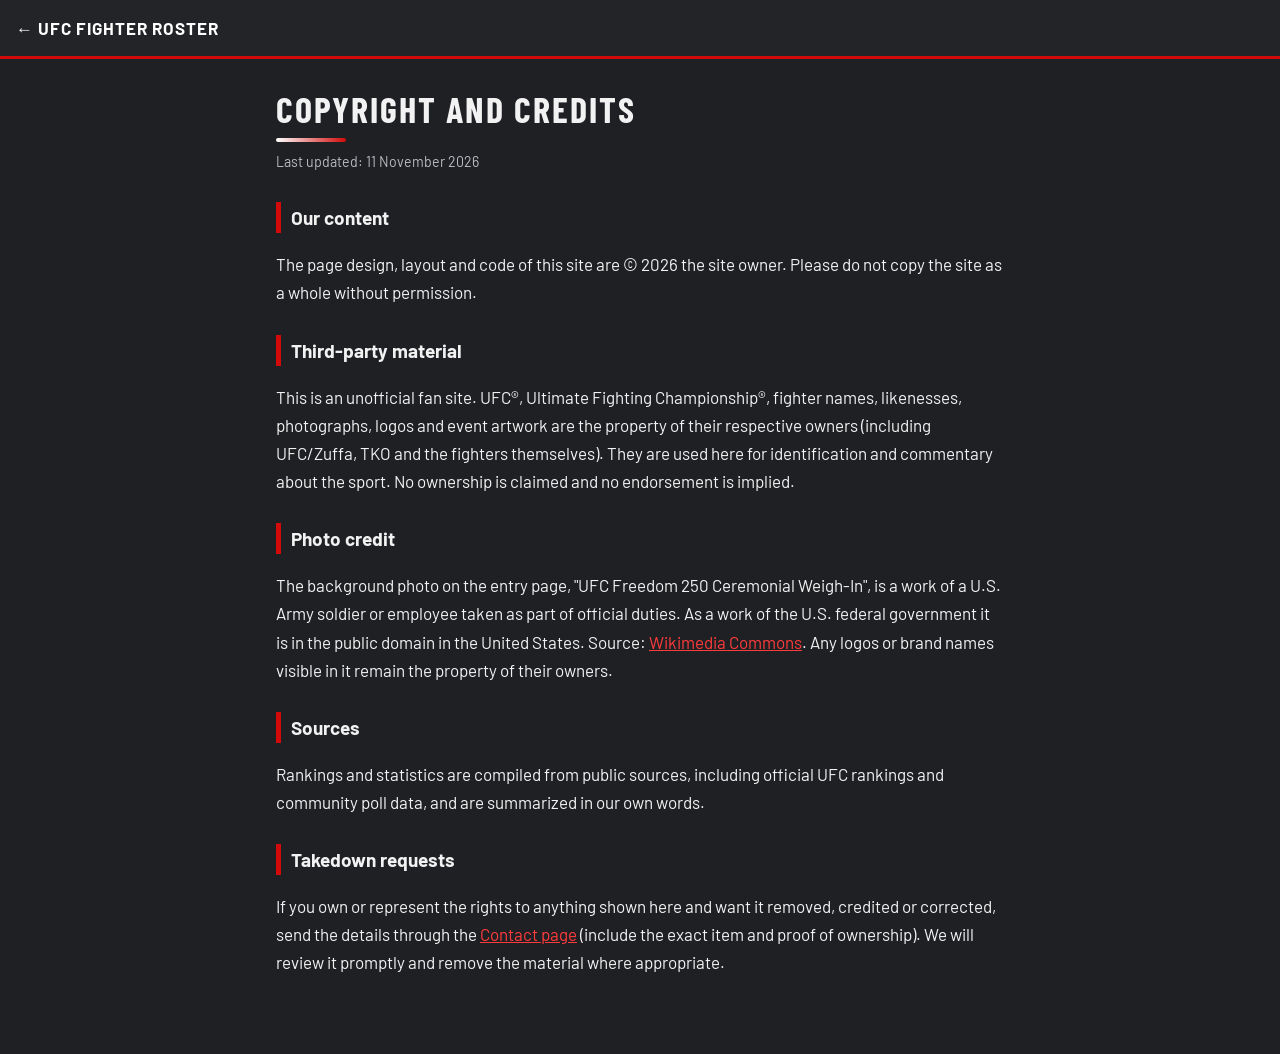
<file: copyright.html>
<!doctype html><html lang="en"><head><meta charset="utf-8"><meta name="viewport" content="width=device-width,initial-scale=1"><title>Copyright and Credits | UFC Fighter Roster</title><meta name="robots" content="index,follow"><link rel="stylesheet" href="legal.css"></head><body><header><a href="index.html">← UFC FIGHTER ROSTER</a></header><main><h1>Copyright and Credits</h1><small>Last updated: 11 November 2026</small>

<h2>Our content</h2><p>The page design, layout and code of this site are © 2026 the site owner. Please do not copy the site as a whole without permission.</p>
<h2>Third-party material</h2><p>This is an unofficial fan site. UFC®, Ultimate Fighting Championship®, fighter names, likenesses, photographs, logos and event artwork are the property of their respective owners (including UFC/Zuffa, TKO and the fighters themselves). They are used here for identification and commentary about the sport. No ownership is claimed and no endorsement is implied.</p>
<h2>Photo credit</h2><p>The background photo on the entry page, "UFC Freedom 250 Ceremonial Weigh-In", is a work of a U.S. Army soldier or employee taken as part of official duties. As a work of the U.S. federal government it is in the public domain in the United States. Source: <a href="https://commons.wikimedia.org/wiki/File:UFC_Freedom_250_Ceremonial_Weigh_In_(9748627).jpg" rel="noopener">Wikimedia Commons</a>. Any logos or brand names visible in it remain the property of their owners.</p>
<h2>Sources</h2><p>Rankings and statistics are compiled from public sources, including official UFC rankings and community poll data, and are summarized in our own words.</p>
<h2>Takedown requests</h2><p>If you own or represent the rights to anything shown here and want it removed, credited or corrected, send the details through the <a href="contact.html">Contact page</a> (include the exact item and proof of ownership). We will review it promptly and remove the material where appropriate.</p>
</main></body></html>
</file>
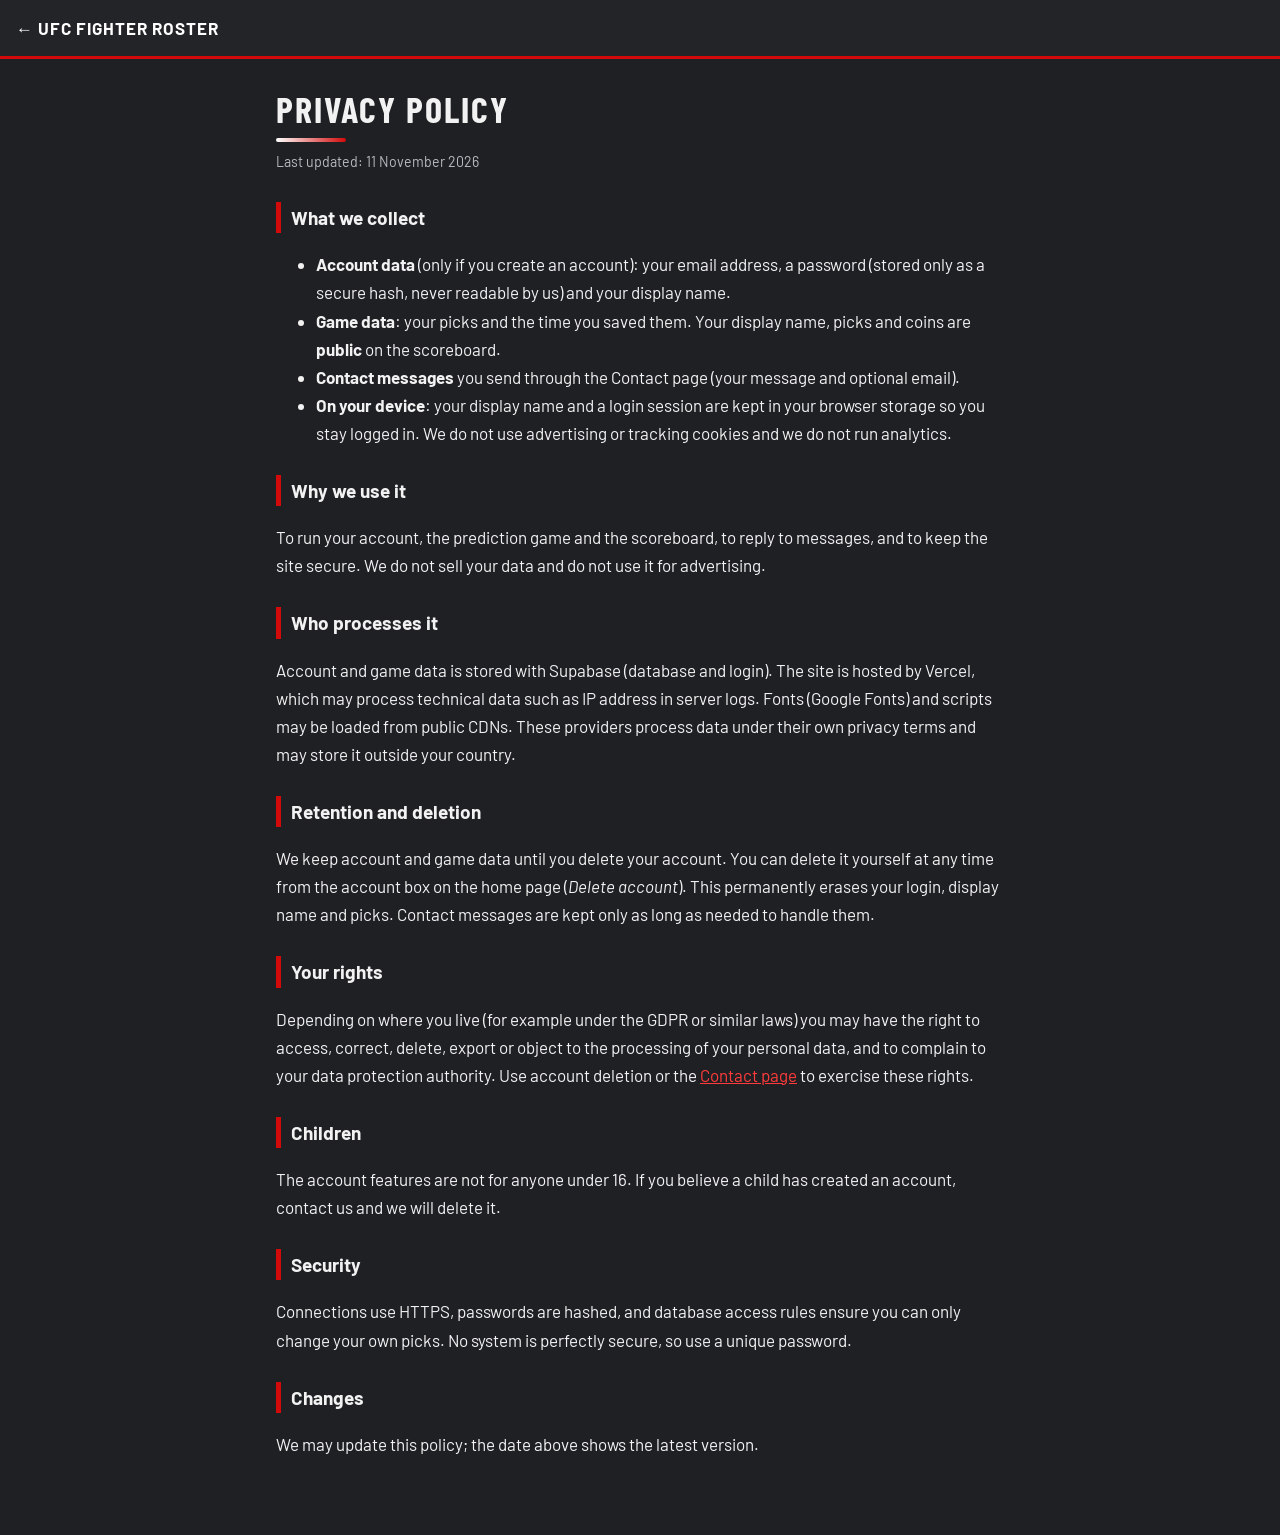
<file: privacy.html>
<!doctype html><html lang="en"><head><meta charset="utf-8"><meta name="viewport" content="width=device-width,initial-scale=1"><title>Privacy Policy | UFC Fighter Roster</title><meta name="robots" content="index,follow"><link rel="stylesheet" href="legal.css"></head><body><header><a href="index.html">← UFC FIGHTER ROSTER</a></header><main><h1>Privacy Policy</h1><small>Last updated: 11 November 2026</small>

<h2>What we collect</h2><ul><li><b>Account data</b> (only if you create an account): your email address, a password (stored only as a secure hash, never readable by us) and your display name.</li><li><b>Game data</b>: your picks and the time you saved them. Your display name, picks and coins are <b>public</b> on the scoreboard.</li><li><b>Contact messages</b> you send through the Contact page (your message and optional email).</li><li><b>On your device</b>: your display name and a login session are kept in your browser storage so you stay logged in. We do not use advertising or tracking cookies and we do not run analytics.</li></ul>
<h2>Why we use it</h2><p>To run your account, the prediction game and the scoreboard, to reply to messages, and to keep the site secure. We do not sell your data and do not use it for advertising.</p>
<h2>Who processes it</h2><p>Account and game data is stored with Supabase (database and login). The site is hosted by Vercel, which may process technical data such as IP address in server logs. Fonts (Google Fonts) and scripts may be loaded from public CDNs. These providers process data under their own privacy terms and may store it outside your country.</p>
<h2>Retention and deletion</h2><p>We keep account and game data until you delete your account. You can delete it yourself at any time from the account box on the home page (<i>Delete account</i>). This permanently erases your login, display name and picks. Contact messages are kept only as long as needed to handle them.</p>
<h2>Your rights</h2><p>Depending on where you live (for example under the GDPR or similar laws) you may have the right to access, correct, delete, export or object to the processing of your personal data, and to complain to your data protection authority. Use account deletion or the <a href="contact.html">Contact page</a> to exercise these rights.</p>
<h2>Children</h2><p>The account features are not for anyone under 16. If you believe a child has created an account, contact us and we will delete it.</p>
<h2>Security</h2><p>Connections use HTTPS, passwords are hashed, and database access rules ensure you can only change your own picks. No system is perfectly secure, so use a unique password.</p>
<h2>Changes</h2><p>We may update this policy; the date above shows the latest version.</p>
</main></body></html>
</file>
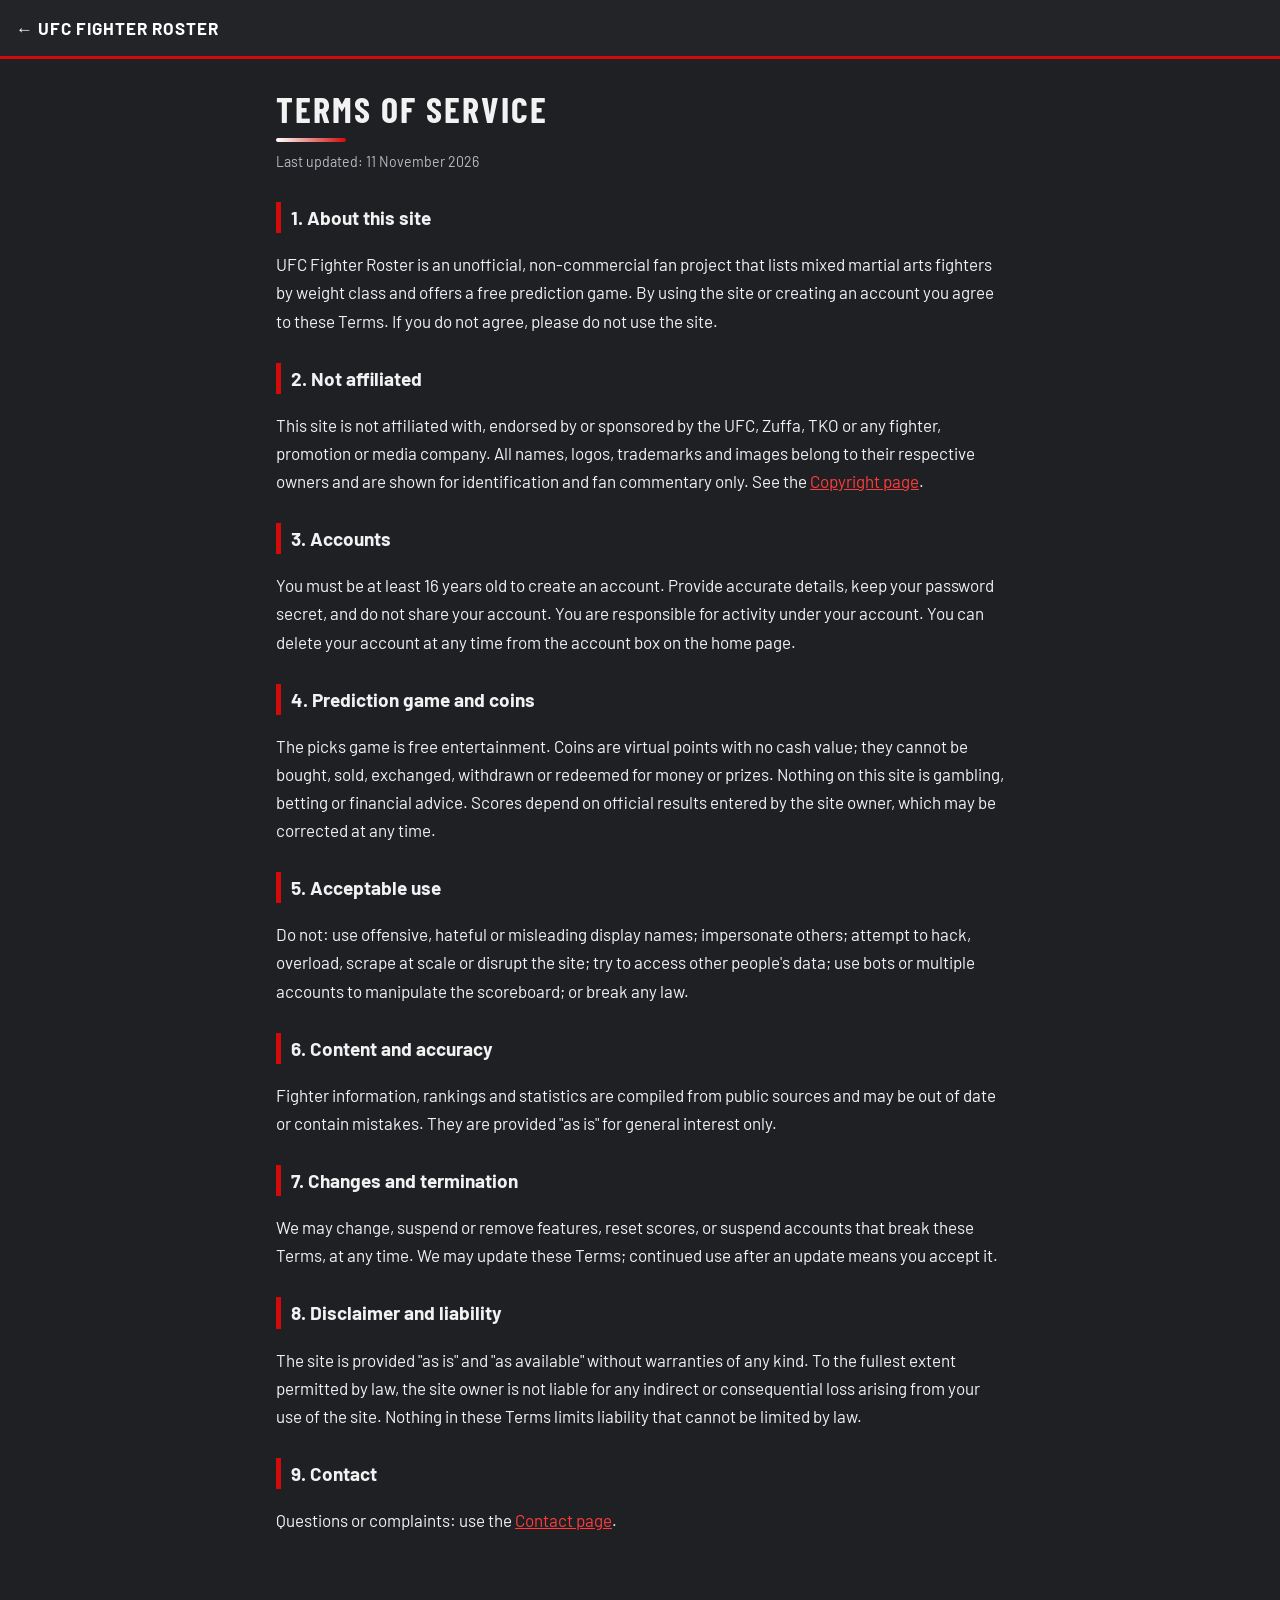
<file: terms.html>
<!doctype html><html lang="en"><head><meta charset="utf-8"><meta name="viewport" content="width=device-width,initial-scale=1"><title>Terms of Service | UFC Fighter Roster</title><meta name="robots" content="index,follow"><link rel="stylesheet" href="legal.css"></head><body><header><a href="index.html">← UFC FIGHTER ROSTER</a></header><main><h1>Terms of Service</h1><small>Last updated: 11 November 2026</small>

<h2>1. About this site</h2><p>UFC Fighter Roster is an unofficial, non-commercial fan project that lists mixed martial arts fighters by weight class and offers a free prediction game. By using the site or creating an account you agree to these Terms. If you do not agree, please do not use the site.</p>
<h2>2. Not affiliated</h2><p>This site is not affiliated with, endorsed by or sponsored by the UFC, Zuffa, TKO or any fighter, promotion or media company. All names, logos, trademarks and images belong to their respective owners and are shown for identification and fan commentary only. See the <a href="copyright.html">Copyright page</a>.</p>
<h2>3. Accounts</h2><p>You must be at least 16 years old to create an account. Provide accurate details, keep your password secret, and do not share your account. You are responsible for activity under your account. You can delete your account at any time from the account box on the home page.</p>
<h2>4. Prediction game and coins</h2><p>The picks game is free entertainment. Coins are virtual points with no cash value; they cannot be bought, sold, exchanged, withdrawn or redeemed for money or prizes. Nothing on this site is gambling, betting or financial advice. Scores depend on official results entered by the site owner, which may be corrected at any time.</p>
<h2>5. Acceptable use</h2><p>Do not: use offensive, hateful or misleading display names; impersonate others; attempt to hack, overload, scrape at scale or disrupt the site; try to access other people's data; use bots or multiple accounts to manipulate the scoreboard; or break any law.</p>
<h2>6. Content and accuracy</h2><p>Fighter information, rankings and statistics are compiled from public sources and may be out of date or contain mistakes. They are provided "as is" for general interest only.</p>
<h2>7. Changes and termination</h2><p>We may change, suspend or remove features, reset scores, or suspend accounts that break these Terms, at any time. We may update these Terms; continued use after an update means you accept it.</p>
<h2>8. Disclaimer and liability</h2><p>The site is provided "as is" and "as available" without warranties of any kind. To the fullest extent permitted by law, the site owner is not liable for any indirect or consequential loss arising from your use of the site. Nothing in these Terms limits liability that cannot be limited by law.</p>
<h2>9. Contact</h2><p>Questions or complaints: use the <a href="contact.html">Contact page</a>.</p>
</main></body></html>
</file>
<file: legal.css>
@import url('https://fonts.googleapis.com/css2?family=Barlow+Condensed:wght@700&family=Barlow:wght@400;700&display=swap');
:root{--bg:#1f2024;--tx:#f2f2f2;--mut:#b9b9c0;--dg:#232428;--dg2:#ff3b3b;--gold:#d20a0a}
*{box-sizing:border-box}
body{margin:0;background:var(--bg);color:var(--tx);font:17px/1.65 Barlow,Arial,sans-serif}
header{background:var(--dg);border-bottom:3px solid var(--gold);padding:14px 16px}
header a{color:#fff;font-weight:700;text-decoration:none;letter-spacing:1px}
main{max-width:760px;margin:0 auto;padding:28px 16px 60px}
h1{font:700 36px "Barlow Condensed",Impact,Arial,sans-serif;letter-spacing:2px;text-transform:uppercase;color:var(--tx);margin:0 0 4px}
h1::after{content:"";display:block;width:70px;height:4px;margin-top:8px;border-radius:4px;background:linear-gradient(90deg,#fff,var(--gold))}
h2{color:var(--tx);font-size:19px;margin:28px 0 6px;border-left:5px solid var(--gold);padding-left:10px}
p,li{color:var(--tx)}small,.mut{color:var(--mut)}
a{color:var(--dg2)}
.box{background:#2b2c31;border:1px solid #4d4e55;border-top:4px solid var(--gold);border-radius:12px;padding:16px;margin:16px 0}
input,textarea{width:100%;padding:11px;border:2px solid var(--dg);border-radius:10px;font:inherit;margin:6px 0;background:#fff}
button{background:linear-gradient(90deg,var(--dg),var(--dg2));color:#fff;border:1px solid #d20a0a;border-radius:10px;padding:11px 20px;font:700 15px Arial;cursor:pointer}
.hp{position:absolute;left:-9999px}
</file>
